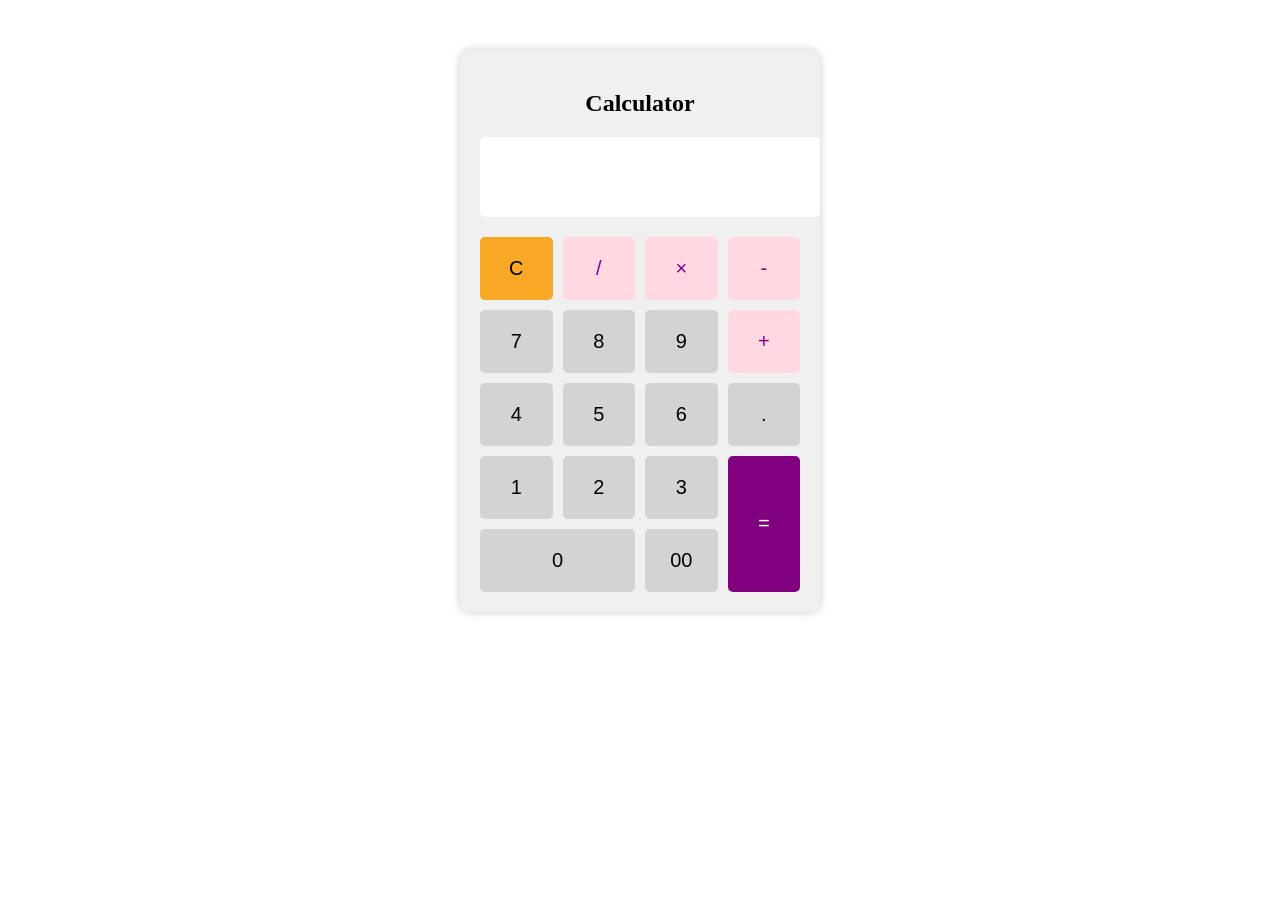
<file: codesoft/calculator/index.html>
<!DOCTYPE html>
<html lang="en">
<head>
    <meta charset="UTF-8">
    <meta name="viewport" content="width=device-width, initial-scale=1.0">
    <title>Calculator</title>
    <link rel="stylesheet" href="style.css">
</head>
<body>
   
    <div class="calculator">
        <h2>Calculator</h2>
        <input type="text" id="display" readonly>
        <div class="buttons">
            <button class="clear" onclick="clearDisplay()">C</button>
            <button class="operator" onclick="appendOperator('/')">/</button>
            <button class="operator" onclick="appendOperator('*')">×</button>
            <button class="operator" onclick="appendOperator('-')">-</button>
            <button onclick="appendNumber('7')">7</button>
            <button onclick="appendNumber('8')">8</button>
            <button onclick="appendNumber('9')">9</button>
            <button class="operator" onclick="appendOperator('+')">+</button>
            <button onclick="appendNumber('4')">4</button>
            <button onclick="appendNumber('5')">5</button>
            <button onclick="appendNumber('6')">6</button>
            <button onclick="appendNumber('.')">.</button>
            <button onclick="appendNumber('1')">1</button>
            <button onclick="appendNumber('2')">2</button>
            <button onclick="appendNumber('3')">3</button>
            <button class="equals" onclick="calculate()" style="grid-row: span 2">=</button>
            <button onclick="appendNumber('0')" style="grid-column: span 2">0</button>
            <button onclick="appendNumber('00')">00</button>
        </div>
    </div>
    <script src="app.js"></script>
</body>
</html>
</file>
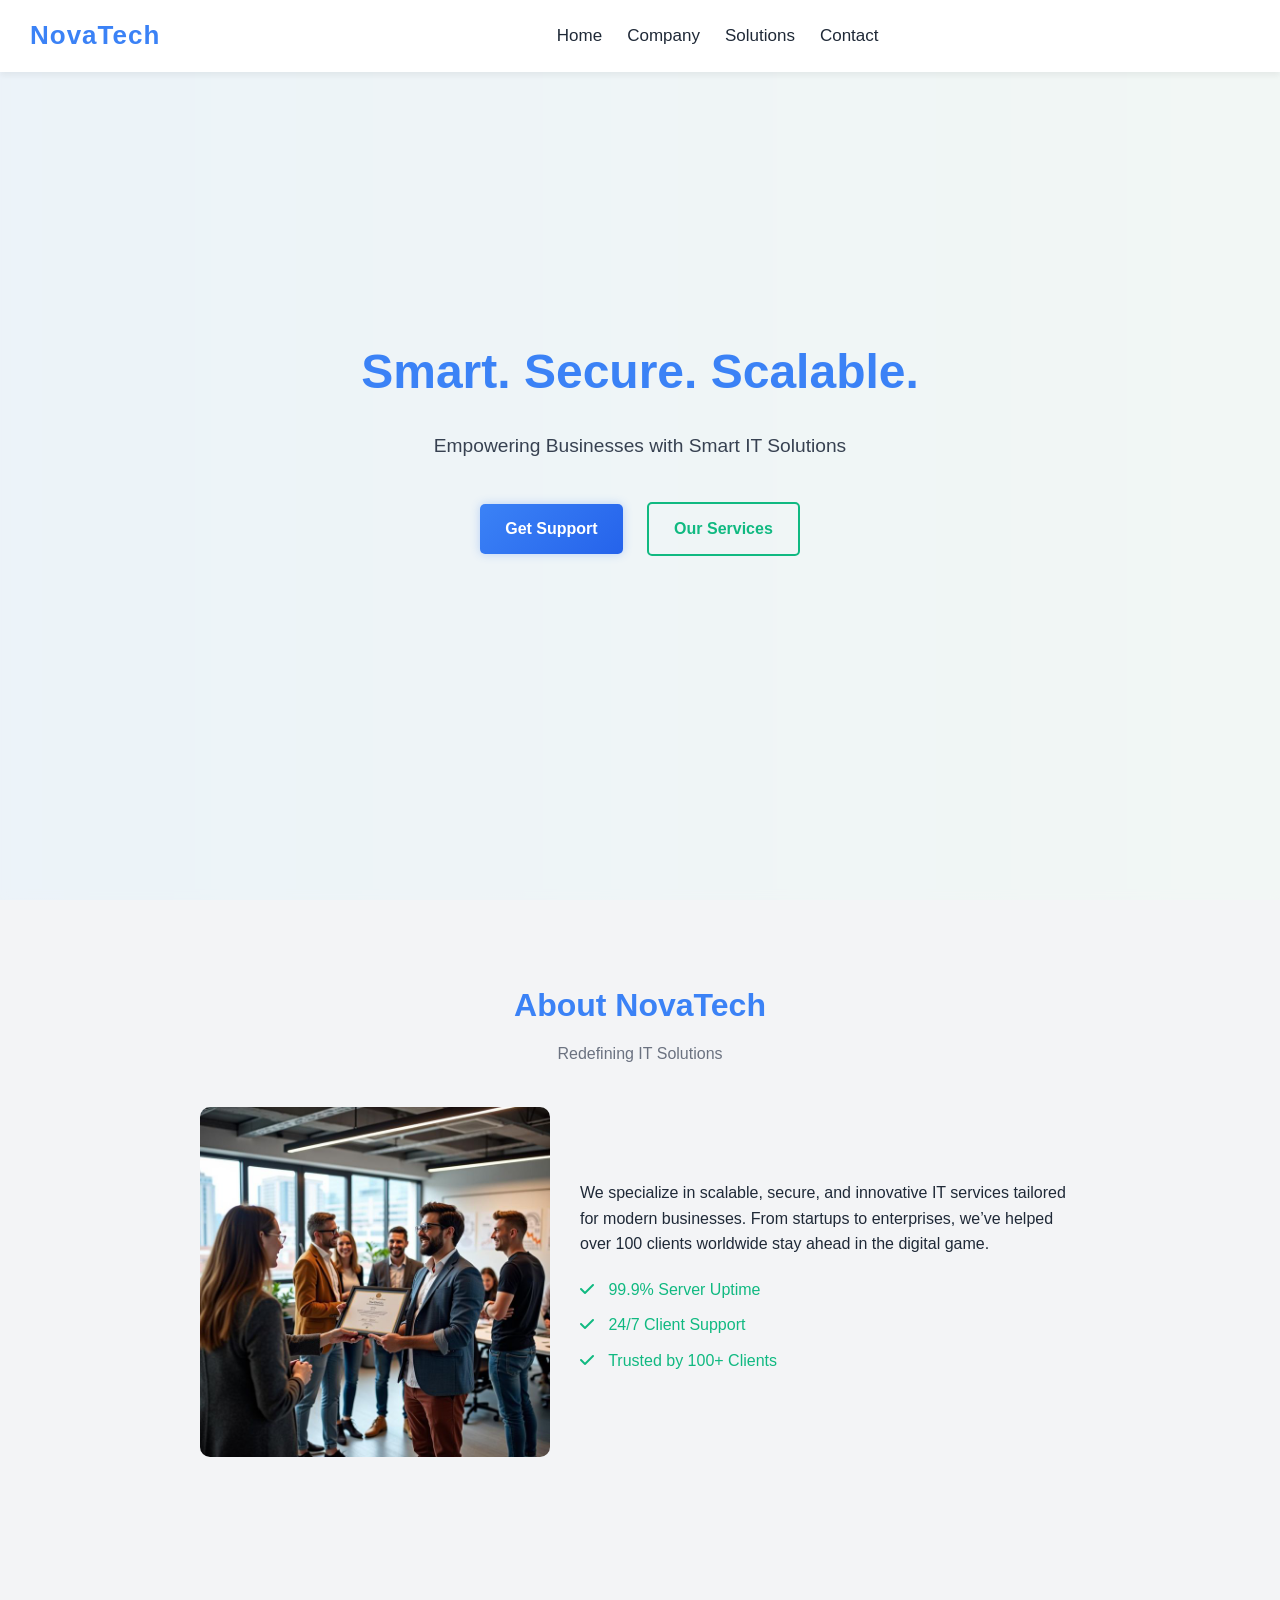
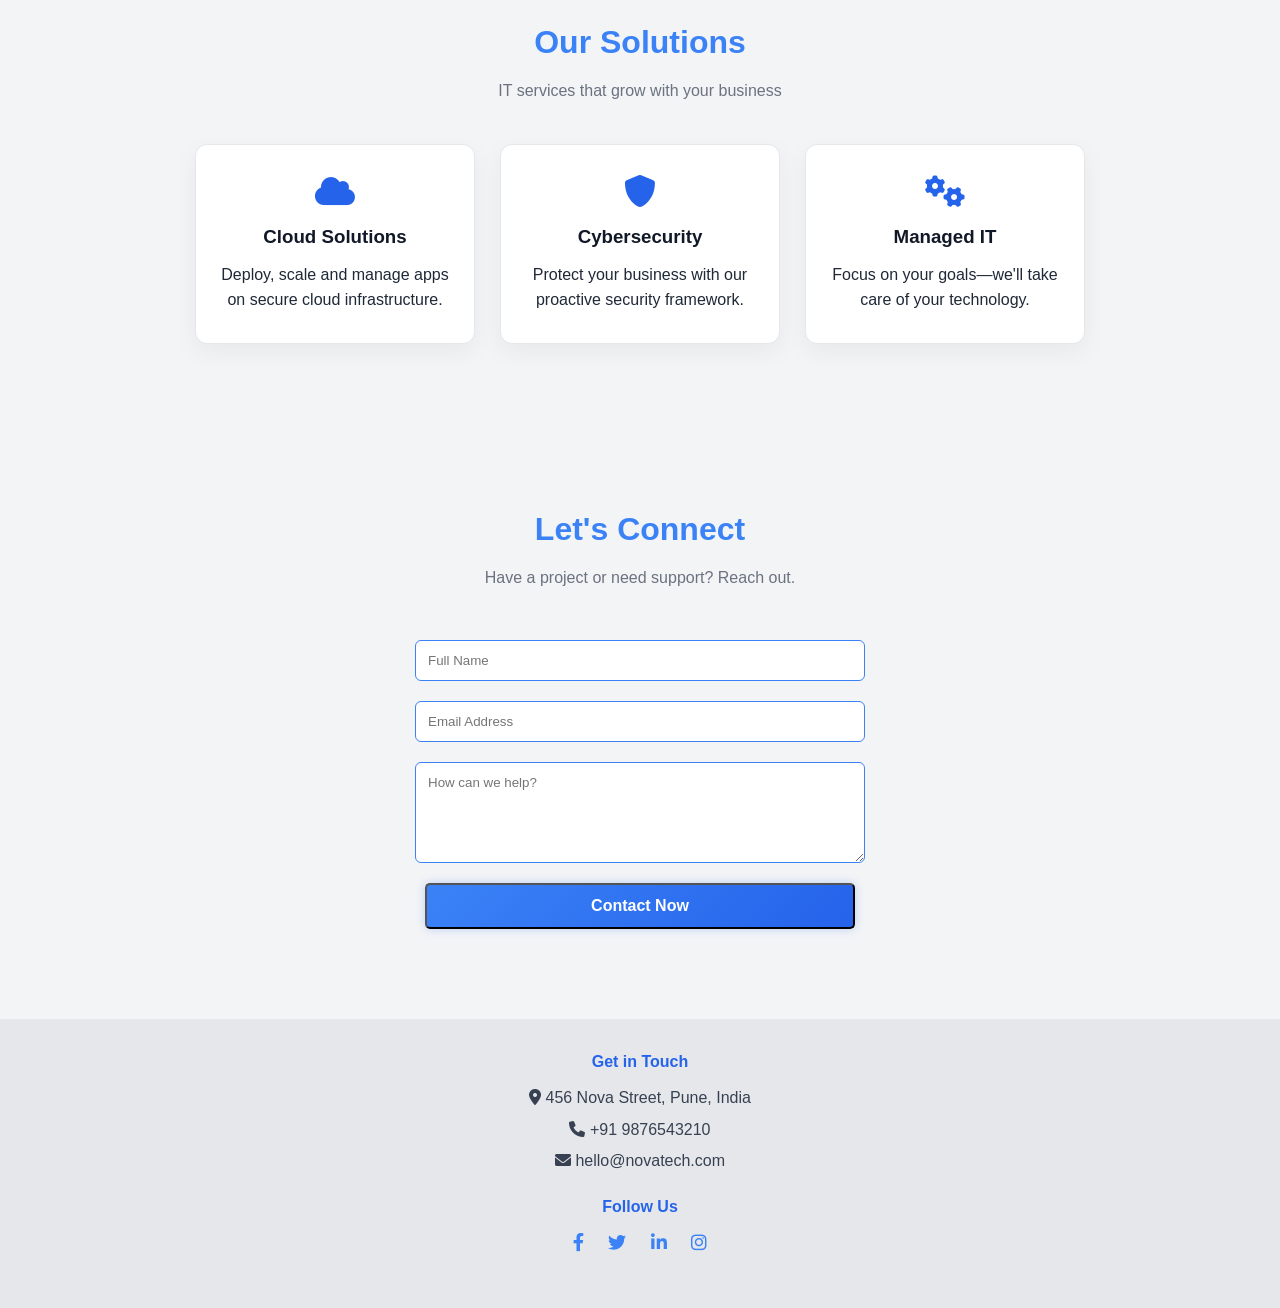
<file: codesoft/landing_pg/index.html>
<!DOCTYPE html>
<html lang="en">
<head>
  <meta charset="UTF-8" />
  <meta name="viewport" content="width=device-width, initial-scale=1.0"/>
  <title>NovaTech | Smart IT Solutions</title>
  <link rel="stylesheet" href="https://cdnjs.cloudflare.com/ajax/libs/font-awesome/6.0.0/css/all.min.css" />
  <link rel="stylesheet" href="style.css" />
</head>
<body>
  <header>
    <nav>
      <div class="logo">NovaTech</div>
      <ul class="nav-links">
        <li><a href="#home">Home</a></li>
        <li><a href="#about">Company</a></li>
        <li><a href="#services">Solutions</a></li>
        <li><a href="#contact">Contact</a></li>
      </ul>
      <div class="hamburger" onclick="toggleMenu()">
        <div class="bar"></div>
        <div class="bar"></div>
        <div class="bar"></div>
      </div>
    </nav>
  </header>

  <main>
    <section id="home" class="hero">
      <div class="hero-overlay"></div>
      <div class="hero-content">
        <h1>Smart. Secure. Scalable.</h1>
        <p>Empowering Businesses with Smart IT Solutions</p>
        <div class="cta-container">
          <a href="#contact" class="cta-button primary">Get Support</a>
          <a href="#services" class="cta-button secondary">Our Services</a>
        </div>
      </div>
    </section>

    <section id="about" class="about-us">
      <div class="section-header">
        <h2>About NovaTech</h2>
        <p>Redefining IT Solutions</p>
      </div>
      <div class="about-content">
        <img src="team.jpg" alt="Team" />
        <div class="about-text">
          <p>We specialize in scalable, secure, and innovative IT services tailored for modern businesses. From startups to enterprises, we’ve helped over 100 clients worldwide stay ahead in the digital game.</p>
          <ul>
            <li><i class="fas fa-check"></i> 99.9% Server Uptime</li>
            <li><i class="fas fa-check"></i> 24/7 Client Support</li>
            <li><i class="fas fa-check"></i> Trusted by 100+ Clients</li>
          </ul>
        </div>
      </div>
    </section>

    <section id="services" class="our-services">
      <div class="section-header">
        <h2>Our Solutions</h2>
        <p>IT services that grow with your business</p>
      </div>
      <div class="services-container">
        <div class="service-card">
          <i class="fas fa-cloud"></i>
          <h3>Cloud Solutions</h3>
          <p>Deploy, scale and manage apps on secure cloud infrastructure.</p>
        </div>
        <div class="service-card">
          <i class="fas fa-shield-alt"></i>
          <h3>Cybersecurity</h3>
          <p>Protect your business with our proactive security framework.</p>
        </div>
        <div class="service-card">
          <i class="fas fa-cogs"></i>
          <h3>Managed IT</h3>
          <p>Focus on your goals—we'll take care of your technology.</p>
        </div>
      </div>
    </section>

    <section id="contact" class="contact">
      <div class="section-header">
        <h2>Let's Connect</h2>
        <p>Have a project or need support? Reach out.</p>
      </div>
      <div class="contact-container">
        <form class="contact-form">
          <input type="text" placeholder="Full Name" required />
          <input type="email" placeholder="Email Address" required />
          <textarea placeholder="How can we help?" rows="5" required></textarea>
          <button type="submit" class="cta-button primary">Contact Now</button>
        </form>
      </div>
    </section>
  </main>

  <footer>
    <div class="footer-content">
      <div class="footer-section">
        <h4>Get in Touch</h4>
        <p><i class="fas fa-map-marker-alt"></i> 456 Nova Street, Pune, India</p>
        <p><i class="fas fa-phone"></i> +91 9876543210</p>
        <p><i class="fas fa-envelope"></i> hello@novatech.com</p>
      </div>
      <div class="footer-section">
        <h4>Follow Us</h4>
        <div class="social-links">
          <a href="#"><i class="fab fa-facebook-f"></i></a>
          <a href="#"><i class="fab fa-twitter"></i></a>
          <a href="#"><i class="fab fa-linkedin-in"></i></a>
          <a href="#"><i class="fab fa-instagram"></i></a>
        </div>
      </div>
    </div>
  </footer>
</body>
</html>
</file>
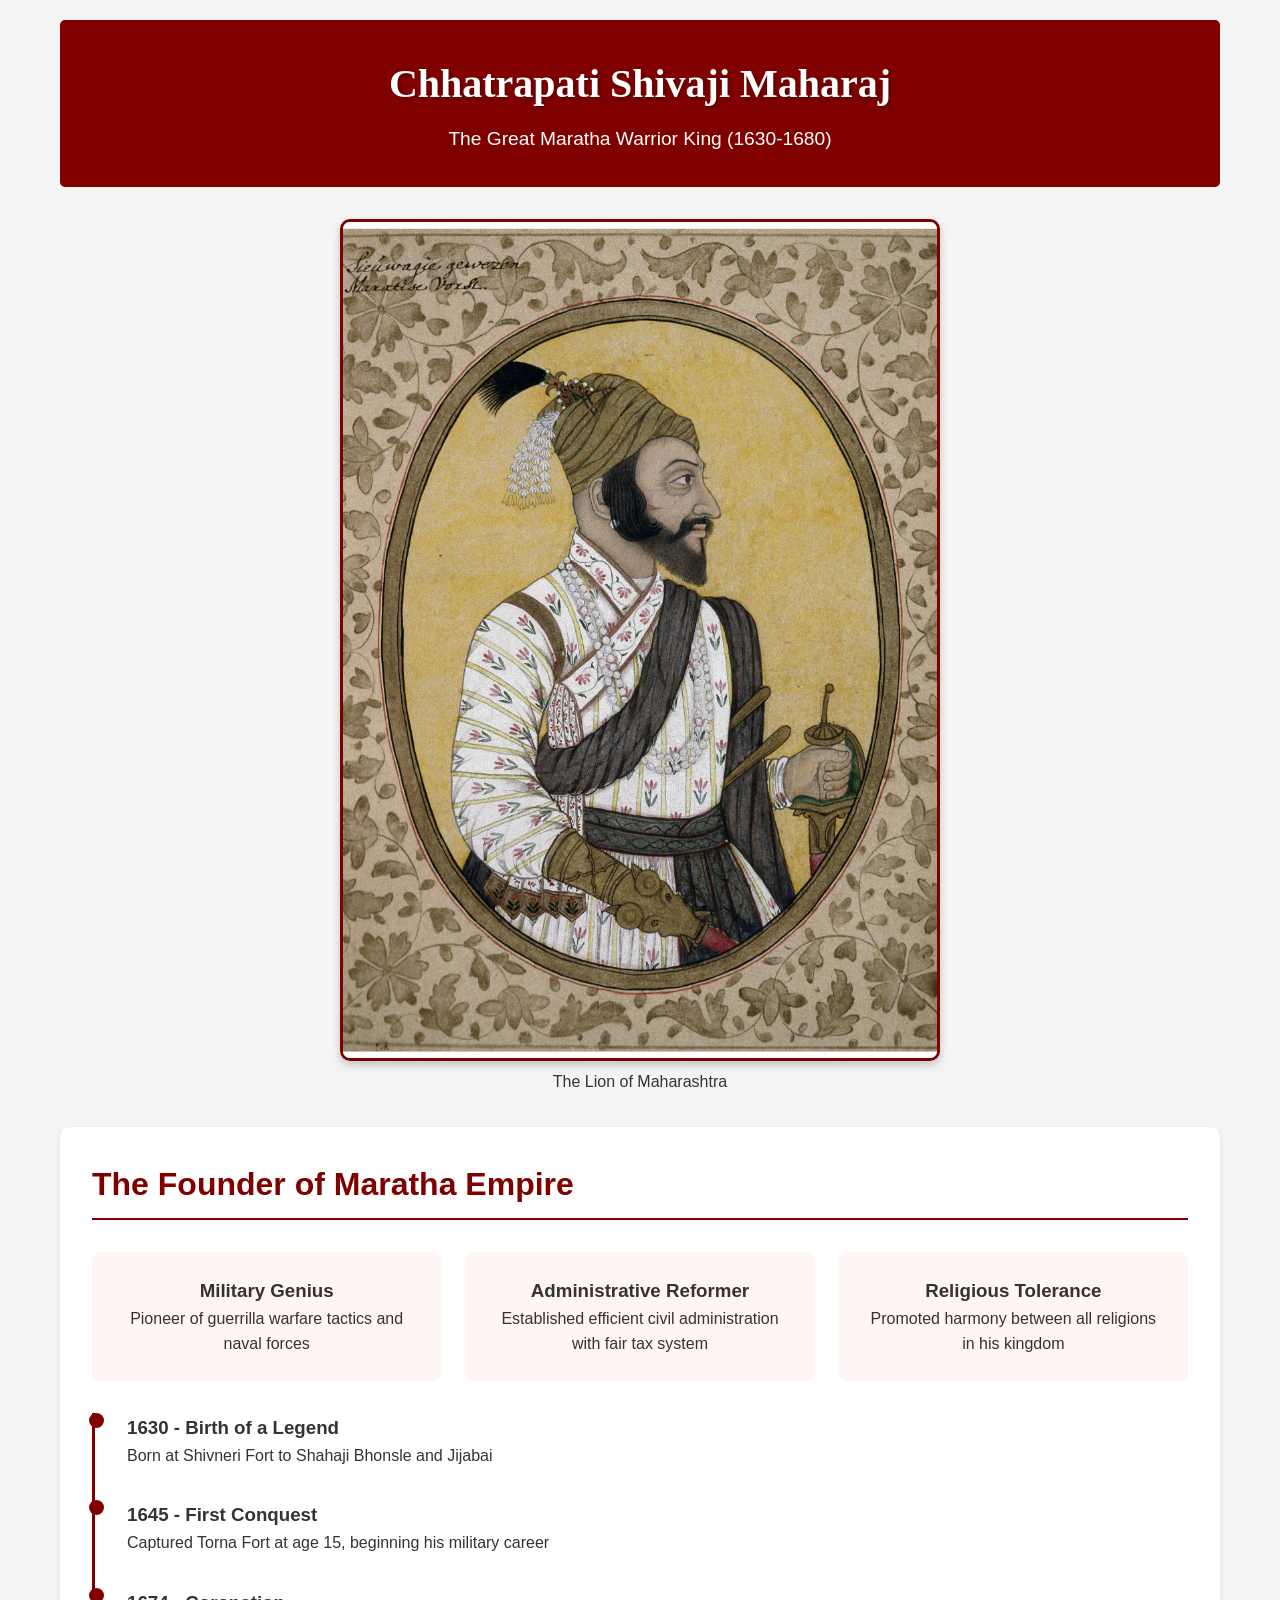
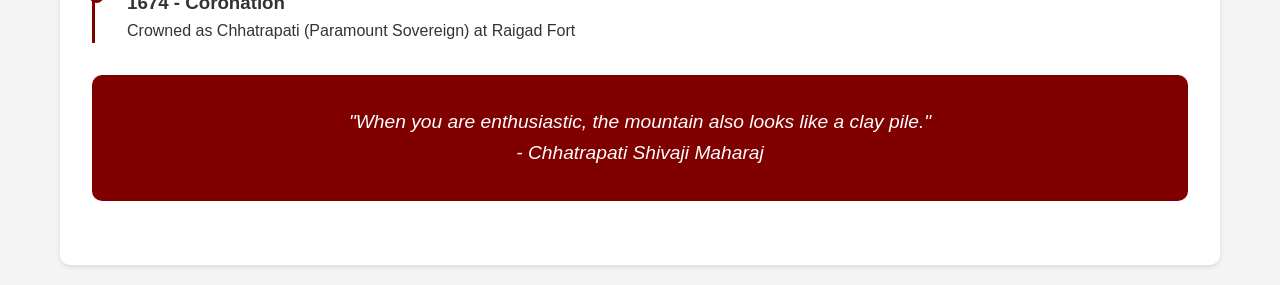
<file: codesoft/tribute/index.html>
<!DOCTYPE html>
<html lang="en">
<head>
    <meta charset="UTF-8">
    <meta name="viewport" content="width=device-width, initial-scale=1.0">
    <title>Chhatrapati Shivaji Maharaj Tribute</title>
    <link rel="stylesheet" href="style.css">
</head>
<body>
    <div class="container">
        <header class="header">
            <h1 class="title">Chhatrapati Shivaji Maharaj</h1>
            <p class="subtitle">The Great Maratha Warrior King (1630-1680)</p>
        </header>

        <div class="image-section">
            <img src="maharaj.jpg" 
                 alt="Chhatrapati Shivaji Maharaj" 
                 class="shivaji-img">
            <p class="img-caption">The Lion of Maharashtra</p>
        </div>

        <div class="content">
            <h2 class="section-title">The Founder of Maratha Empire</h2>
            
            <div class="qualities">
                <div class="quality-card">
                    <h3>Military Genius</h3>
                    <p>Pioneer of guerrilla warfare tactics and naval forces</p>
                </div>
                <div class="quality-card">
                    <h3>Administrative Reformer</h3>
                    <p>Established efficient civil administration with fair tax system</p>
                </div>
                <div class="quality-card">
                    <h3>Religious Tolerance</h3>
                    <p>Promoted harmony between all religions in his kingdom</p>
                </div>
            </div>

            <div class="timeline">
                <div class="timeline-item">
                    <h3>1630 - Birth of a Legend</h3>
                    <p>Born at Shivneri Fort to Shahaji Bhonsle and Jijabai</p>
                </div>
                <div class="timeline-item">
                    <h3>1645 - First Conquest</h3>
                    <p>Captured Torna Fort at age 15, beginning his military career</p>
                </div>
                <div class="timeline-item">
                    <h3>1674 - Coronation</h3>
                    <p>Crowned as Chhatrapati (Paramount Sovereign) at Raigad Fort</p>
                </div>
            </div>

            <div class="quote">
                <p>"When you are enthusiastic, the mountain also looks like a clay pile."</p>
                <p>- Chhatrapati Shivaji Maharaj</p>
            </div>
        </div>
    </div>
</body>
</html>
</file>
<file: codesoft/calculator/style.css>
.calculator {
    width: 320px;
    margin: 50px auto;
    padding: 20px;
    background: #f0f0f0;
    border-radius: 10px;
    box-shadow: 0 0 10px rgba(0,0,0,0.2);
}

#display {
    width: 100%;
    height: 60px;
    margin-bottom: 20px;
    padding: 10px;
    font-size: 24px;
    text-align: right;
    border: none;
    border-radius: 5px;
    background: #fff;
}

h2{
    text-align: center;
}

.buttons {
    display: grid;
    grid-template-columns: repeat(4, 1fr);
    gap: 10px;
}

button {
    padding: 20px;
    font-size: 20px;
    border: none;
    border-radius: 5px;
    cursor: pointer;
    background:lightgray;
    transition: background-color 0.3s;
}

button:hover {
    background: white;
}

.clear {
    background-color: #f9a825;
}

.clear:hover{
    background-color: #fdd835;
}


.operator {
    background-color:#ffd8e2;
    color:  purple;
}

.operator:hover {
    background-color:#ffbacb;
}

.equals {
    background: purple;
    color: white;
}

.equals:hover {
    background-color: #e0aaff;
}
</file>
<file: codesoft/landing_pg/style.css>
/* Reset & Base */
* {
    margin: 0;
    padding: 0;
    box-sizing: border-box;
    font-family: "Poppins", sans-serif;
    scroll-behavior: smooth;
}

body {
    background: #f3f4f6;
    color: #1f2937;
    line-height: 1.6;
}

/* Navbar */
header {
    background: #ffffff;
    padding: 15px 30px;
    position: fixed;
    width: 100%;
    top: 0;
    left: 0;
    z-index: 1000;
    box-shadow: 0 4px 6px rgba(0, 0, 0, 0.05);
}

nav {
    display: flex;
    justify-content: space-between;
    align-items: center;
}

.logo {
    font-size: 26px;
    font-weight: 700;
    color: #3b82f6;
    letter-spacing: 1px;
}

.nav-links {
    list-style: none;
    display: flex;
}

.nav-links li {
    margin-left: 25px;
}

.nav-links a {
    color: #1f2937;
    text-decoration: none;
    font-size: 17px;
    transition: color 0.3s ease, transform 0.2s;
}

.nav-links a:hover {
    color: #10b981;
    transform: translateY(-2px);
}

/* Hero */
.hero {
    height: 100vh;
    display: flex;
    align-items: center;
    justify-content: center;
    text-align: center;
    background: linear-gradient(to right, #e0f2fe, #f0fdf4);
    position: relative;
    overflow: hidden;
}

.hero-overlay {
    position: absolute;
    top: 0;
    left: 0;
    width: 100%;
    height: 100%;
    background: rgba(243, 244, 246, 0.6);
    backdrop-filter: blur(4px);
}

.hero-content {
    position: relative;
    z-index: 1;
    animation: fadeInUp 1s ease forwards;
}

.hero-content h1 {
    font-size: 3rem;
    margin-bottom: 20px;
    color: #3b82f6;
}

.hero-content p {
    font-size: 1.2rem;
    margin-bottom: 30px;
    color: #374151;
}

.cta-button {
    display: inline-block;
    padding: 12px 25px;
    margin: 10px;
    border-radius: 5px;
    text-decoration: none;
    font-size: 16px;
    font-weight: 600;
    transition: all 0.3s ease-in-out;
}

.primary {
    background: linear-gradient(135deg, #3b82f6, #2563eb);
    color: white;
    box-shadow: 0 0 10px rgba(59, 130, 246, 0.3);
}

.primary:hover {
    box-shadow: 0 0 20px rgba(59, 130, 246, 0.6);
    transform: scale(1.05);
}

.secondary {
    background: transparent;
    color: #10b981;
    border: 2px solid #10b981;
}

.secondary:hover {
    background: #10b981;
    color: #ffffff;
    transform: scale(1.05);
}

/* Section Base */
section {
    padding: 80px 20px;
    text-align: center;
}

.section-header h2 {
    font-size: 2rem;
    color: #3b82f6;
}

.section-header p {
    font-size: 1rem;
    color: #6b7280;
    margin-top: 10px;
}

/* About */
.about-content {
    display: flex;
    flex-wrap: wrap;
    justify-content: center;
    align-items: center;
    gap: 30px;
    margin-top: 40px;
}

.about-content img {
    width: 350px;
    border-radius: 10px;
    transition: transform 0.3s ease-in-out;
}

.about-content img:hover {
    transform: scale(1.05);
}

.about-text {
    max-width: 500px;
    text-align: left;
}

.about-text ul {
    margin-top: 20px;
    list-style: none;
}

.about-text li {
    margin: 10px 0;
    color: #10b981;
}

.about-text li i {
    margin-right: 10px;
}

/* Services */
.services-container {
    display: flex;
    flex-wrap: wrap;
    justify-content: center;
    gap: 25px;
    margin-top: 40px;
}

.service-card {
    background: #ffffff;
    padding: 30px 20px;
    border-radius: 12px;
    width: 280px;
    transition: transform 0.3s, box-shadow 0.3s;
    box-shadow: 0 8px 24px rgba(0, 0, 0, 0.05);
    border: 1px solid #e5e7eb;
}

.service-card:hover {
    transform: translateY(-10px);
    box-shadow: 0 12px 24px rgba(59, 130, 246, 0.15);
}

.service-card i {
    font-size: 2rem;
    margin-bottom: 15px;
    color: #2563eb;
}

.service-card h3 {
    margin-bottom: 10px;
    color: #111827;
}

/* Contact */
.contact-form {
    max-width: 450px;
    margin: 40px auto 0;
    display: flex;
    flex-direction: column;
}

.contact-form input,
.contact-form textarea {
    width: 100%;
    padding: 12px;
    margin: 10px 0;
    border: 1px solid #3b82f6;
    border-radius: 6px;
    background: #ffffff;
    color: #1f2937;
    transition: 0.3s ease;
}

.contact-form input:focus,
.contact-form textarea:focus {
    border-color: #2563eb;
    box-shadow: 0 0 8px rgba(37, 99, 235, 0.2);
    outline: none;
}

.contact-form button {
    margin-top: 10px;
    cursor: pointer;
}

/* Footer */
footer {
    background: #e5e7eb;
    padding: 30px 20px;
    text-align: center;
    color: #374151;
}

.footer-section {
    margin-bottom: 20px;
}

.footer-section h4 {
    margin-bottom: 10px;
    color: #2563eb;
}

.footer-section p {
    margin: 6px 0;
}

.social-links a {
    color: #3b82f6;
    margin: 0 10px;
    font-size: 18px;
    transition: transform 0.3s ease, color 0.3s;
}

.social-links a:hover {
    color: #10b981;
    transform: scale(1.2);
}

/* Animations */
@keyframes fadeInUp {
    from {
        opacity: 0;
        transform: translateY(40px);
    }
    to {
        opacity: 1;
        transform: translateY(0);
    }
}
</file>
<file: codesoft/tribute/style.css>
* {
    margin: 0;
    padding: 0;
    box-sizing: border-box;
    font-family: 'Arial', sans-serif;
}

body {
    background-color: #f4f4f4;
    color: #333;
    line-height: 1.6;
}

.container {
    max-width: 1200px;
    margin: 0 auto;
    padding: 20px;
}

.header {
    text-align: center;
    padding: 2rem;
    background-color: #800000;
    color: white;
    margin-bottom: 2rem;
    border-radius: 5px;
}

.title {
    font-size: 2.5rem;
    font-family: 'Georgia', serif;
    text-shadow: 2px 2px 4px rgba(0,0,0,0.3);
}

.subtitle {
    font-size: 1.2rem;
    margin-top: 0.5rem;
}

.image-section {
    text-align: center;
    margin: 2rem 0;
}

.shivaji-img {
    width: 100%;
    max-width: 600px;
    border-radius: 10px;
    box-shadow: 0 4px 8px rgba(0,0,0,0.2);
    border: 3px solid #800000;
}

.content {
    background-color: white;
    padding: 2rem;
    border-radius: 10px;
    box-shadow: 0 2px 5px rgba(0,0,0,0.1);
}

.section-title {
    color: #800000;
    font-size: 2rem;
    margin-bottom: 1rem;
    border-bottom: 2px solid #800000;
    padding-bottom: 0.5rem;
}

.qualities {
    display: grid;
    grid-template-columns: repeat(auto-fit, minmax(250px, 1fr));
    gap: 1.5rem;
    margin: 2rem 0;
}

.quality-card {
    background-color: #fff5f5;
    padding: 1.5rem;
    border-radius: 8px;
    text-align: center;
    transition: transform 0.3s ease;
}

.quality-card:hover {
    transform: translateY(-5px);
}

.timeline {
    margin: 2rem 0;
    border-left: 3px solid #800000;
    padding-left: 2rem;
}

.timeline-item {
    margin-bottom: 2rem;
    position: relative;
}

.timeline-item::before {
    content: '';
    position: absolute;
    left: -2.35rem;
    top: 0;
    width: 15px;
    height: 15px;
    background-color: #800000;
    border-radius: 50%;
}

.quote {
    font-style: italic;
    font-size: 1.2rem;
    text-align: center;
    margin: 2rem 0;
    padding: 2rem;
    background-color: #800000;
    color: white;
    border-radius: 10px;
}
</file>
